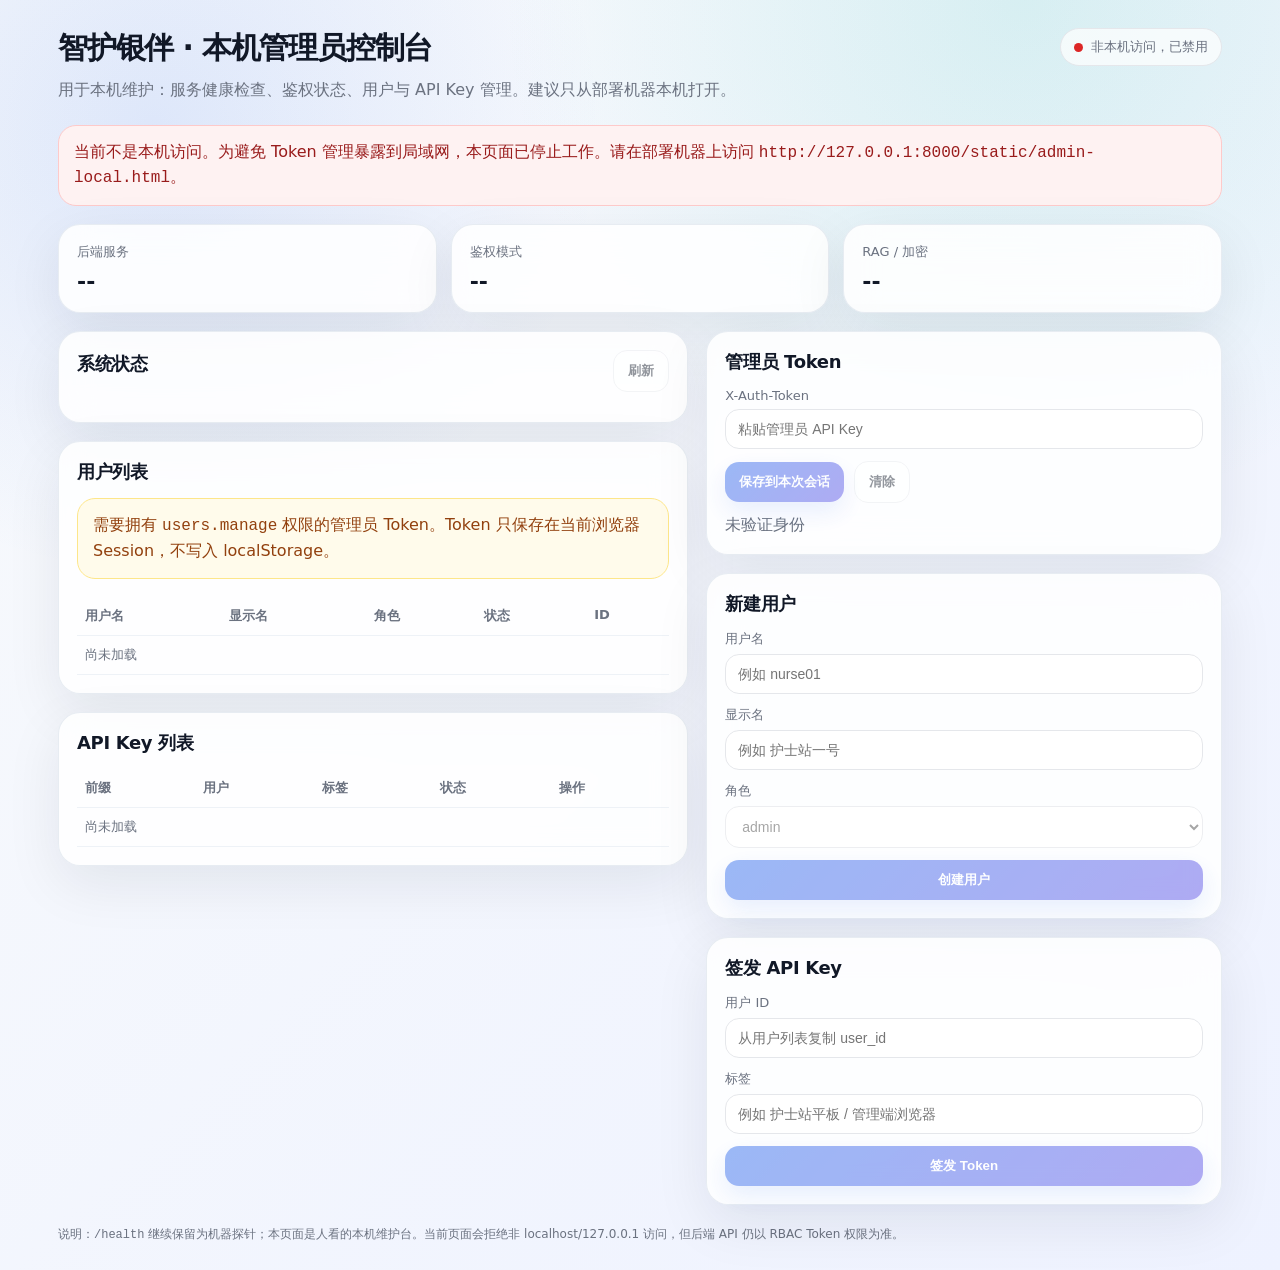
<file: static/admin-local.html>
<!doctype html>
<html lang="zh-CN">
<head>
  <meta charset="utf-8" />
  <meta name="viewport" content="width=device-width, initial-scale=1" />
  <title>智护银伴 · 本机管理员控制台</title>
  <style>
    :root {
      --bg: #f5f7fb;
      --card: rgba(255,255,255,.86);
      --line: #e5e7eb;
      --text: #111827;
      --muted: #6b7280;
      --brand: #2563eb;
      --brand2: #0f766e;
      --ok: #16a34a;
      --warn: #d97706;
      --bad: #dc2626;
      --shadow: 0 18px 55px rgba(15,23,42,.08);
      --radius: 22px;
    }
    * { box-sizing: border-box; }
    body {
      margin: 0;
      font-family: ui-sans-serif, system-ui, -apple-system, BlinkMacSystemFont, "Segoe UI", "Microsoft YaHei", sans-serif;
      color: var(--text);
      background:
        radial-gradient(circle at 12% 10%, rgba(37,99,235,.12), transparent 28%),
        radial-gradient(circle at 80% 0%, rgba(20,184,166,.13), transparent 32%),
        linear-gradient(135deg, #f8fafc 0%, #eef2ff 100%);
      min-height: 100vh;
    }
    .wrap { max-width: 1220px; margin: 0 auto; padding: 28px; }
    .hero {
      display: flex;
      align-items: flex-start;
      justify-content: space-between;
      gap: 18px;
      margin-bottom: 22px;
    }
    h1 { margin: 0; font-size: 30px; letter-spacing: -.04em; }
    .sub { color: var(--muted); margin-top: 8px; line-height: 1.6; }
    .badge {
      display: inline-flex;
      align-items: center;
      gap: 8px;
      border: 1px solid var(--line);
      background: rgba(255,255,255,.72);
      border-radius: 999px;
      padding: 9px 13px;
      font-size: 13px;
      color: var(--muted);
      white-space: nowrap;
    }
    .dot { width: 9px; height: 9px; border-radius: 50%; background: var(--warn); }
    .dot.ok { background: var(--ok); }
    .dot.bad { background: var(--bad); }
    .grid { display: grid; grid-template-columns: 1.1fr .9fr; gap: 18px; }
    .cards { display: grid; grid-template-columns: repeat(3, minmax(0,1fr)); gap: 14px; margin-bottom: 18px; }
    .card {
      background: var(--card);
      border: 1px solid rgba(226,232,240,.82);
      border-radius: var(--radius);
      box-shadow: var(--shadow);
      backdrop-filter: blur(16px);
      padding: 18px;
    }
    .card h2 { margin: 0 0 14px; font-size: 18px; letter-spacing: -.02em; }
    .metric .label { color: var(--muted); font-size: 13px; }
    .metric .value { margin-top: 8px; font-size: 22px; font-weight: 750; }
    .pill {
      display: inline-flex;
      align-items: center;
      gap: 6px;
      border-radius: 999px;
      padding: 6px 10px;
      font-size: 12px;
      font-weight: 700;
      background: #eff6ff;
      color: #1d4ed8;
      border: 1px solid #bfdbfe;
    }
    .pill.ok { background: #ecfdf5; color: #047857; border-color: #bbf7d0; }
    .pill.warn { background: #fffbeb; color: #b45309; border-color: #fde68a; }
    .pill.bad { background: #fef2f2; color: #b91c1c; border-color: #fecaca; }
    .row { display: flex; gap: 10px; align-items: center; flex-wrap: wrap; }
    .kv { display: grid; grid-template-columns: 150px 1fr; gap: 10px; font-size: 14px; padding: 9px 0; border-bottom: 1px solid #eef2f7; }
    .kv:last-child { border-bottom: 0; }
    .kv span:first-child { color: var(--muted); }
    input, select {
      width: 100%;
      border: 1px solid var(--line);
      border-radius: 14px;
      padding: 11px 12px;
      background: rgba(255,255,255,.86);
      outline: none;
      font-size: 14px;
    }
    input:focus, select:focus { border-color: #93c5fd; box-shadow: 0 0 0 4px rgba(59,130,246,.12); }
    label { display: block; color: var(--muted); font-size: 13px; margin-bottom: 6px; }
    .form { display: grid; gap: 12px; }
    .form.two { grid-template-columns: 1fr 1fr; }
    button {
      border: 0;
      background: linear-gradient(135deg, var(--brand), #4f46e5);
      color: white;
      border-radius: 14px;
      padding: 11px 14px;
      font-weight: 750;
      cursor: pointer;
      box-shadow: 0 10px 25px rgba(37,99,235,.22);
    }
    button.secondary { background: #111827; box-shadow: none; }
    button.ghost { background: white; color: #111827; border: 1px solid var(--line); box-shadow: none; }
    button.danger { background: linear-gradient(135deg, #dc2626, #b91c1c); box-shadow: none; }
    button:disabled { opacity: .45; cursor: not-allowed; }
    table { width: 100%; border-collapse: collapse; font-size: 13px; }
    th, td { text-align: left; padding: 10px 8px; border-bottom: 1px solid #eef2f7; vertical-align: top; }
    th { color: var(--muted); font-weight: 700; }
    .mono { font-family: ui-monospace, SFMono-Regular, Menlo, Consolas, monospace; }
    .notice {
      border-radius: 18px;
      padding: 14px 15px;
      background: #fffbeb;
      border: 1px solid #fde68a;
      color: #92400e;
      line-height: 1.55;
      margin-bottom: 18px;
    }
    .notice.bad { background: #fef2f2; border-color: #fecaca; color: #991b1b; }
    .secret {
      background: #0f172a;
      color: #e2e8f0;
      border-radius: 16px;
      padding: 14px;
      overflow: auto;
      user-select: all;
      line-height: 1.55;
      display: none;
    }
    .muted { color: var(--muted); }
    .footer { color: var(--muted); font-size: 12px; margin-top: 20px; line-height: 1.6; }
    @media (max-width: 980px) {
      .grid, .cards, .form.two { grid-template-columns: 1fr; }
      .hero { flex-direction: column; }
    }
  </style>
</head>
<body>
  <div class="wrap">
    <div class="hero">
      <div>
        <h1>智护银伴 · 本机管理员控制台</h1>
        <div class="sub">用于本机维护：服务健康检查、鉴权状态、用户与 API Key 管理。建议只从部署机器本机打开。</div>
      </div>
      <div class="badge"><span id="localDot" class="dot"></span><span id="localText">检测访问来源...</span></div>
    </div>

    <div id="remoteBlock" class="notice bad" style="display:none">
      当前不是本机访问。为避免 Token 管理暴露到局域网，本页面已停止工作。请在部署机器上访问 <span class="mono">http://127.0.0.1:8000/static/admin-local.html</span>。
    </div>

    <div class="cards">
      <div class="card metric"><div class="label">后端服务</div><div id="mStatus" class="value">--</div></div>
      <div class="card metric"><div class="label">鉴权模式</div><div id="mAuth" class="value">--</div></div>
      <div class="card metric"><div class="label">RAG / 加密</div><div id="mSecurity" class="value">--</div></div>
    </div>

    <div class="grid">
      <div>
        <div class="card">
          <div class="row" style="justify-content:space-between;margin-bottom:12px">
            <h2>系统状态</h2>
            <button class="ghost" onclick="refreshAll()">刷新</button>
          </div>
          <div id="healthRows"></div>
        </div>

        <div class="card" style="margin-top:18px">
          <h2>用户列表</h2>
          <div class="notice">需要拥有 <span class="mono">users.manage</span> 权限的管理员 Token。Token 只保存在当前浏览器 Session，不写入 localStorage。</div>
          <table>
            <thead><tr><th>用户名</th><th>显示名</th><th>角色</th><th>状态</th><th>ID</th></tr></thead>
            <tbody id="usersBody"><tr><td colspan="5" class="muted">尚未加载</td></tr></tbody>
          </table>
        </div>

        <div class="card" style="margin-top:18px">
          <h2>API Key 列表</h2>
          <table>
            <thead><tr><th>前缀</th><th>用户</th><th>标签</th><th>状态</th><th>操作</th></tr></thead>
            <tbody id="tokensBody"><tr><td colspan="5" class="muted">尚未加载</td></tr></tbody>
          </table>
        </div>
      </div>

      <div>
        <div class="card">
          <h2>管理员 Token</h2>
          <div class="form">
            <div>
              <label>X-Auth-Token</label>
              <input id="adminToken" type="password" placeholder="粘贴管理员 API Key" />
            </div>
            <div class="row">
              <button onclick="saveToken()">保存到本次会话</button>
              <button class="ghost" onclick="clearToken()">清除</button>
            </div>
            <div id="meBox" class="muted">未验证身份</div>
          </div>
        </div>

        <div class="card" style="margin-top:18px">
          <h2>新建用户</h2>
          <div class="form">
            <div><label>用户名</label><input id="newUsername" placeholder="例如 nurse01" /></div>
            <div><label>显示名</label><input id="newDisplayName" placeholder="例如 护士站一号" /></div>
            <div><label>角色</label><select id="newRole"><option value="admin">admin</option><option value="nurse">nurse</option><option value="caregiver">caregiver</option></select></div>
            <button onclick="createUser()">创建用户</button>
          </div>
        </div>

        <div class="card" style="margin-top:18px">
          <h2>签发 API Key</h2>
          <div class="form">
            <div><label>用户 ID</label><input id="tokenUserId" placeholder="从用户列表复制 user_id" /></div>
            <div><label>标签</label><input id="tokenLabel" placeholder="例如 护士站平板 / 管理端浏览器" /></div>
            <button onclick="createToken()">签发 Token</button>
            <pre id="secretBox" class="secret"></pre>
          </div>
        </div>
      </div>
    </div>

    <div class="footer">
      说明：<span class="mono">/health</span> 继续保留为机器探针；本页面是人看的本机维护台。当前页面会拒绝非 localhost/127.0.0.1 访问，但后端 API 仍以 RBAC Token 权限为准。
    </div>
  </div>

  <script>
    const localHosts = new Set(['localhost', '127.0.0.1', '::1', '[::1]']);
    const isLocal = localHosts.has(location.hostname) || location.hostname.startsWith('127.');
    const localDot = document.getElementById('localDot');
    const localText = document.getElementById('localText');
    const remoteBlock = document.getElementById('remoteBlock');

    if (!isLocal) {
      localDot.className = 'dot bad';
      localText.textContent = '非本机访问，已禁用';
      remoteBlock.style.display = 'block';
      document.querySelectorAll('button,input,select').forEach(el => el.disabled = true);
    } else {
      localDot.className = 'dot ok';
      localText.textContent = '本机访问';
    }

    const $ = (id) => document.getElementById(id);
    const tokenHeaders = () => {
      const token = sessionStorage.getItem('yinban_admin_token') || $('adminToken').value.trim();
      return token ? {'X-Auth-Token': token, 'Content-Type': 'application/json'} : {'Content-Type': 'application/json'};
    };

    function pill(value, okText=true) {
      const cls = value === true || value === 'ok' || value === 'user_store' ? 'ok' : (value ? 'warn' : 'bad');
      return `<span class="pill ${cls}">${String(value)}</span>`;
    }

    async function api(path, options={}) {
      const resp = await fetch(path, { ...options, headers: { ...tokenHeaders(), ...(options.headers || {}) } });
      const data = await resp.json().catch(() => ({}));
      if (!resp.ok) throw new Error(data.detail || data.message || `HTTP ${resp.status}`);
      return data;
    }

    async function loadHealth() {
      try {
        const h = await api('/health', {headers:{}});
        $('mStatus').innerHTML = '<span class="pill ok">ok</span>';
        $('mAuth').innerHTML = pill(h.auth_mode);
        $('mSecurity').innerHTML = `${pill(h.rag_available)} ${pill(h.pii_encryption_enabled)}`;
        const rows = [
          ['服务状态', pill(h.status)],
          ['项目目录', `<span class="mono">${h.base_dir || '--'}</span>`],
          ['静态目录', pill(h.static_dir_exists)],
          ['首页文件', pill(h.index_html_exists)],
          ['PII 加密', pill(h.pii_encryption_enabled)],
          ['鉴权模式', pill(h.auth_mode)],
          ['LLM Provider', `<span class="mono">${h.llm_provider || '--'}</span>`],
          ['RAG 可用', pill(h.rag_available)]
        ];
        $('healthRows').innerHTML = rows.map(([k,v]) => `<div class="kv"><span>${k}</span><span>${v}</span></div>`).join('');
      } catch (e) {
        $('mStatus').innerHTML = '<span class="pill bad">down</span>';
        $('healthRows').innerHTML = `<div class="notice bad">健康检查失败：${e.message}</div>`;
      }
    }

    function saveToken() {
      const t = $('adminToken').value.trim();
      if (!t) return alert('请先粘贴管理员 Token');
      sessionStorage.setItem('yinban_admin_token', t);
      refreshAll();
    }
    function clearToken() {
      sessionStorage.removeItem('yinban_admin_token');
      $('adminToken').value = '';
      $('meBox').textContent = '已清除本次会话 Token';
    }

    async function loadMe() {
      try {
        const me = await api('/api/auth/me');
        $('meBox').innerHTML = `当前用户：<b>${me.user?.username || 'unknown'}</b> / ${me.user?.role || '--'}<br><span class="muted">权限：${(me.permissions || []).join(', ')}</span>`;
      } catch (e) {
        $('meBox').innerHTML = `<span style="color:#dc2626">身份验证失败：${e.message}</span>`;
      }
    }

    async function loadUsers() {
      try {
        const data = await api('/api/auth/users?include_inactive=true');
        $('usersBody').innerHTML = data.users.map(u => `<tr><td>${u.username}</td><td>${u.display_name || ''}</td><td>${u.role}</td><td>${u.active ? 'active' : 'inactive'}</td><td class="mono">${u.user_id}</td></tr>`).join('') || '<tr><td colspan="5" class="muted">无用户</td></tr>';
      } catch (e) {
        $('usersBody').innerHTML = `<tr><td colspan="5" style="color:#dc2626">${e.message}</td></tr>`;
      }
    }

    async function loadTokens() {
      try {
        const data = await api('/api/auth/tokens?include_revoked=true');
        $('tokensBody').innerHTML = data.keys.map(k => `<tr><td class="mono">${k.token_prefix || ''}...</td><td class="mono">${k.user_id}</td><td>${k.label || ''}</td><td>${k.revoked ? 'revoked' : 'active'}</td><td>${k.revoked ? '' : `<button class="danger" onclick="revokeToken('${k.key_id}')">吊销</button>`}</td></tr>`).join('') || '<tr><td colspan="5" class="muted">无 Token</td></tr>';
      } catch (e) {
        $('tokensBody').innerHTML = `<tr><td colspan="5" style="color:#dc2626">${e.message}</td></tr>`;
      }
    }

    async function createUser() {
      try {
        await api('/api/auth/users', {method:'POST', body: JSON.stringify({username:$('newUsername').value.trim(), display_name:$('newDisplayName').value.trim(), role:$('newRole').value})});
        await loadUsers();
        alert('用户已创建');
      } catch (e) { alert(e.message); }
    }

    async function createToken() {
      try {
        const data = await api('/api/auth/tokens', {method:'POST', body: JSON.stringify({user_id:$('tokenUserId').value.trim(), label:$('tokenLabel').value.trim()})});
        $('secretBox').style.display = 'block';
        $('secretBox').textContent = `API Key 明文只显示一次，请立即复制保存：\n\n${data.token}`;
        await loadTokens();
      } catch (e) { alert(e.message); }
    }

    async function revokeToken(keyId) {
      if (!confirm('确定吊销该 API Key？')) return;
      try { await api(`/api/auth/tokens/${keyId}`, {method:'DELETE'}); await loadTokens(); }
      catch (e) { alert(e.message); }
    }

    async function refreshAll() {
      if (!isLocal) return;
      await loadHealth();
      await loadMe();
      await loadUsers();
      await loadTokens();
    }

    if (isLocal) {
      const cached = sessionStorage.getItem('yinban_admin_token');
      if (cached) $('adminToken').value = cached;
      refreshAll();
    }
  </script>
</body>
</html>
</file>
